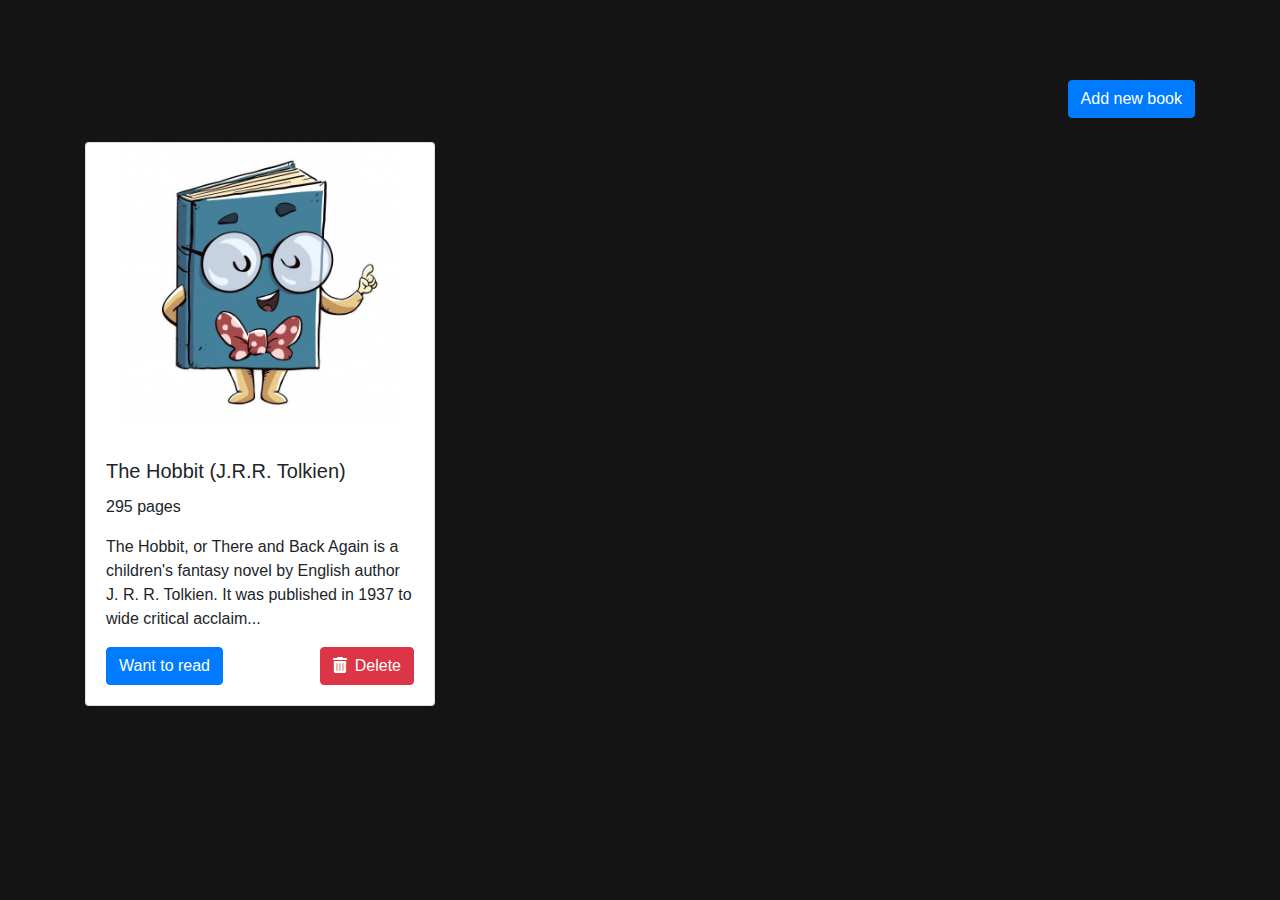
<file: index.html>
<!DOCTYPE html>
<html>
  <head>
    <meta charset="UTF-8" />
    <meta name="description" content="Library Project using Javascript" />
    <meta name="keywords" content="HTML, CSS, JavaScript" />
    <meta name="author" content="Library" />
    <meta name="viewport" content="width=device-width, initial-scale=1.0" />

    <link
      rel="stylesheet"
      href="https://cdn.jsdelivr.net/npm/bootstrap@4.6.2/dist/css/bootstrap.min.css"
    />
    <link
      rel="stylesheet"
      href="https://cdnjs.cloudflare.com/ajax/libs/font-awesome/6.2.0/css/all.min.css"
    />

    <link
      href="https://fonts.googleapis.com/css2?family=Playfair+Display:wght@400;500;600;700&display=swap"
      rel="stylesheet"
    />

    <link rel="stylesheet" href="style.css" />
  </head>

  <body>
    <section class="books">
      <div class="container">
        <div class="row">
          <div class="col-lg-12 col-sm-12 text-center">
            <!-- <h1 class="sec-title">Library Project</h1> -->
          </div>
          <div class="col-lg-12 col-sm-12 text-right text-xs-center mb-4">
            <a
              class="btn btn-primary"
              href="javascript:void(0);"
              data-target="#add_new"
              data-toggle="modal"
              >Add new book</a
            >
          </div>
        </div>
        <div class="row myRow">
          <!-- <div class="col-lg-4 col-sm-4 col-xs-12 mb-3">
            <div class="card">
              <figure></figure>
              <div class="card-body">
                <h5 class="card-title">Card title</h5>
                <p class="card-text">
                  Some quick example text to build on the card title and make up
                  the bulk of the card's content.
                </p>
                <div class="btns">
                  <a href="javascript:void(0);" class="btn status btn-primary"
                    >Read</a
                  >
                  <a class="delete btn btn-danger" href="javascript:void(0);"
                    ><i class="fa fa-trash-alt"></i>Delete</a
                  >
                </div>
              </div>
            </div>
          </div> -->
        </div>
      </div>
    </section>

    <!-- Modal -->
    <div
      class="modal fade"
      id="add_new"
      tabindex="-1"
      role="dialog"
      aria-labelledby="exampleModalLabel"
      aria-hidden="true"
    >
      <div class="modal-dialog modal-dialog-centered" role="document">
        <div class="modal-content">
          <div class="modal-header">
            <h5 class="modal-title" id="exampleModalLabel">Add new book</h5>
            <button
              type="button"
              class="close"
              data-dismiss="modal"
              aria-label="Close"
            >
              <span aria-hidden="true">&times;</span>
            </button>
          </div>
          <div class="modal-body">
            <form class="add_book">
              <div class="row">
                <div class="col-lg-12 col-sm-12">
                  <input
                    required
                    class="form-control"
                    type="text"
                    name="title"
                    placeholder="Title"
                  />
                </div>

                <div class="col-lg-12 col-sm-12">
                  <input
                    required
                    class="form-control"
                    type="text"
                    name="author"
                    placeholder="Author"
                  />
                </div>

                <div class="col-lg-12 col-sm-12">
                  <input
                    required
                    class="form-control"
                    type="number"
                    name="pages"
                    min="0"
                    placeholder="Number of pages"
                  />
                </div>

                <div class="col-lg-12 col-sm-12">
                  <select class="form-control" name="status">
                    <option disabled>Reading status</option>
                    <option>Want to read</option>
                    <option>Already read</option>
                  </select>
                </div>

                <div class="col-lg-12 col-sm-12">
                  <textarea
                    class="form-control"
                    name="details"
                    placeholder="Tell us a little about this book"
                  ></textarea>
                </div>

                <div class="col-lg-12 col-sm-12 text-center">
                  <button type="submit" class="btn btn-primary">
                    Add book
                  </button>
                </div>
              </div>
            </form>
            <div class="alert alert-success d-none mt-4">
              New book successfully added!
            </div>
          </div>
        </div>
      </div>
    </div>

    <script src="https://cdnjs.cloudflare.com/ajax/libs/jquery/3.6.1/jquery.min.js"></script>
    <script src="https://cdn.jsdelivr.net/npm/bootstrap@4.6.2/dist/js/bootstrap.min.js"></script>
    <script src="script.js"></script>
  </body>
</html>
</file>
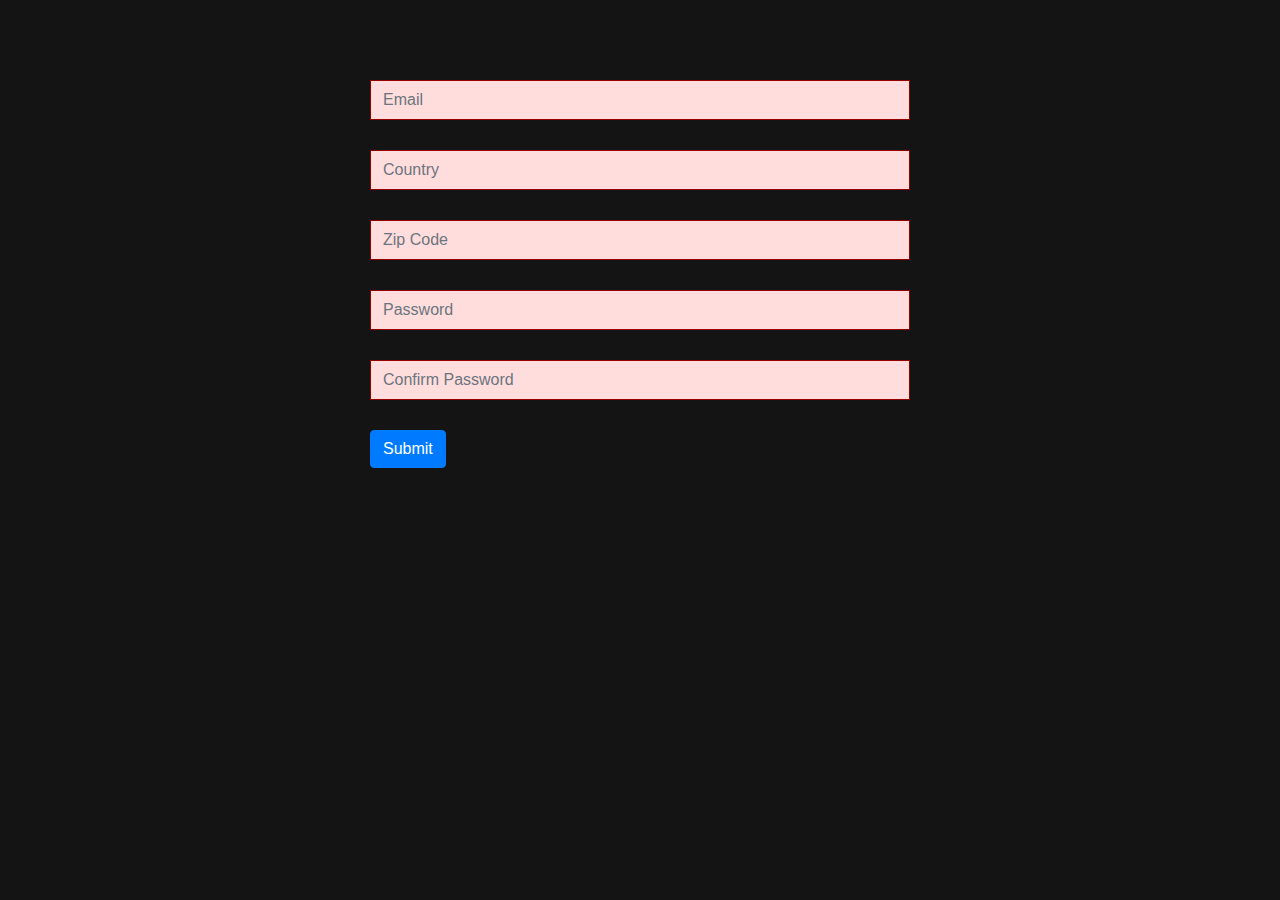
<file: signup.html>
<!DOCTYPE html>
<html lang="en">
  <head>
    <meta charset="UTF-8" />
    <meta http-equiv="X-UA-Compatible" content="IE=edge" />
    <meta name="viewport" content="width=device-width, initial-scale=1.0" />
    <title>Sign up to library</title>

    <link
      rel="stylesheet"
      href="https://cdn.jsdelivr.net/npm/bootstrap@4.6.2/dist/css/bootstrap.min.css"
    />
    <link
      rel="stylesheet"
      href="https://cdnjs.cloudflare.com/ajax/libs/font-awesome/6.2.0/css/all.min.css"
    />

    <link
      href="https://fonts.googleapis.com/css2?family=Playfair+Display:wght@400;500;600;700&display=swap"
      rel="stylesheet"
    />
    <link rel="stylesheet" href="style.css" />
  </head>
  <body>
    <section class="signup">
      <div class="container">
        <div class="row justify-content-center">
          <div class="col-lg-6 col-sm-6 col-xs-12">
            <div class="inner">
              <form class="signupForm" autocomplete="off" novalidate>
                <input
                  placeholder="Email"
                  id="email"
                  name="email"
                  type="email"
                  class="form-control"
                  required
                />
                <input
                  class="form-control"
                  name="country"
                  placeholder="Country"
                  type="text"
                  required
                />
                <input
                  class="form-control"
                  name="zipCode"
                  placeholder="Zip Code"
                  type="text"
                  required
                />
                <input
                  class="form-control"
                  name="password"
                  placeholder="Password"
                  type="text"
                  required
                />
                <input
                  class="form-control"
                  name="confirmPassword"
                  placeholder="Confirm Password"
                  type="text"
                  required
                />

                <p class="alert alert-danger d-none" aria-live="polite"></p>

                <button type="submit" class="btn btn-primary">Submit</button>
              </form>
            </div>
          </div>
        </div>
      </div>
    </section>
    <script src="https://cdnjs.cloudflare.com/ajax/libs/jquery/3.6.1/jquery.min.js"></script>
    <script src="https://cdn.jsdelivr.net/npm/bootstrap@4.6.2/dist/js/bootstrap.min.js"></script>
    <script src="form.js"></script>
  </body>
</html>
</file>
<file: style.css>
.books {
  padding: 80px 0;
}

.books figure {
  width: 100%;
  height: 280px;
  background-image: url(assets/book.jpg);
  background-position: center center;
  background-size: contain;
  background-repeat: no-repeat;
}

body {
  font-size: 16px;
  background: #141414;
}

.books .btns {
  display: flex;
  flex-wrap: wrap;
  justify-content: space-between;
}

.books .btns a i {
  padding-right: 8px;
}

.books .btns a {
  transition: 0.4s all ease;
}

h1.sec-title {
  color: #f9f9f9;
  font-family: "Playfair Display", serif;
  font-size: 80px;
  margin-bottom: 30px;
}

.books h1 {
  margin-bottom: 50px;
}

.form-control {
  border-radius: 0;
  margin-bottom: 30px;
  height: 40px;
  outline: none !important;
}

.form-control:focus {
  border-color: #000;
  box-shadow: none;
}

textarea.form-control {
  height: 120px;
  resize: none;
}

/* signup page css */
.signup {
  padding: 80px 0;
}

input:invalid {
  border-color: #900;
  background-color: #fdd;
}

input:focus:invalid {
  outline: none;
}

/* input:valid {
  border-color: green;
  background-color: #cefad0;
} */
</file>
